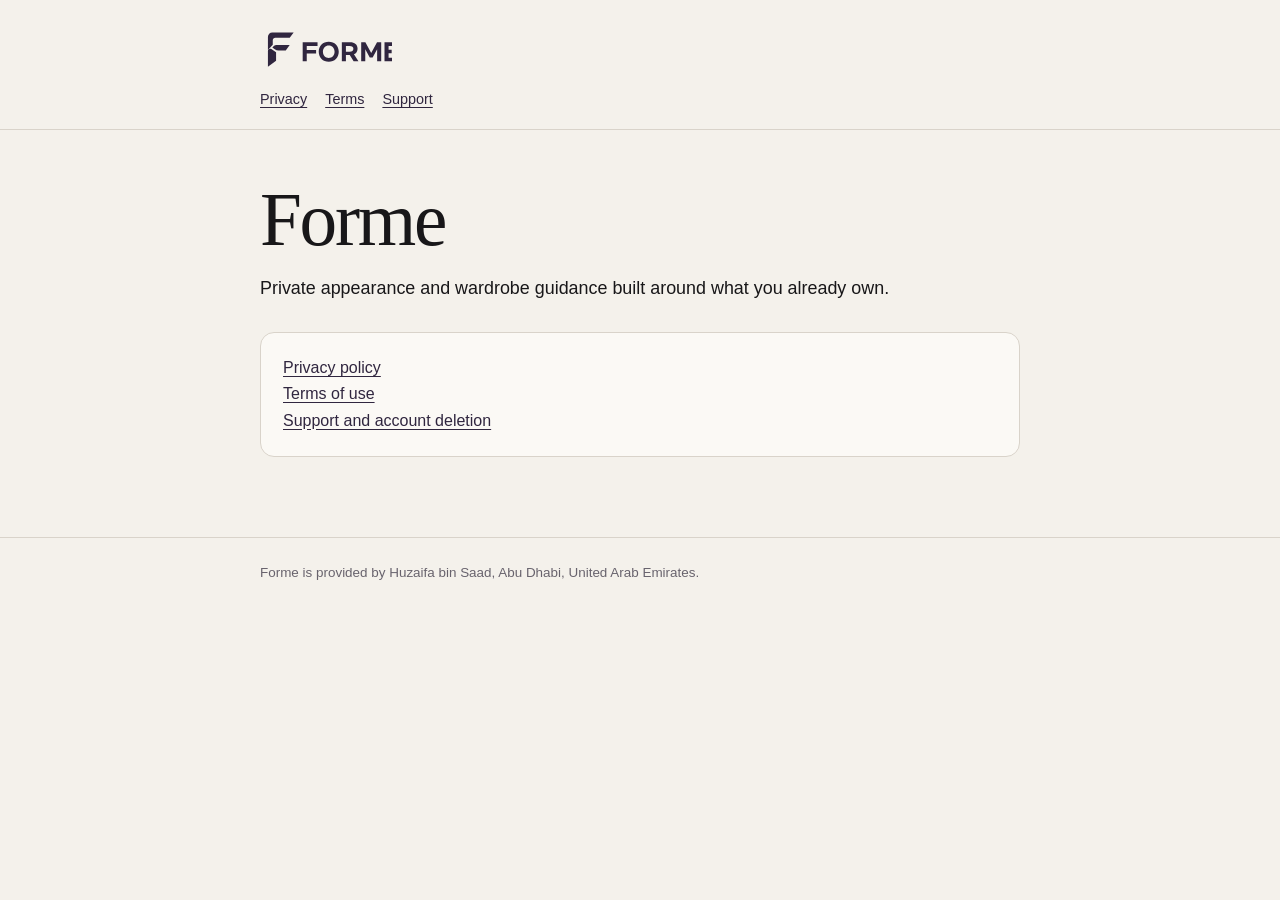
<file: index.html>
<!doctype html>
<html lang="en"><head><meta charset="utf-8"><meta name="viewport" content="width=device-width,initial-scale=1"><title>Forme</title><meta name="description" content="Forme privacy, terms and support."><link rel="stylesheet" href="styles.css"></head>
<body><header><div class="shell"><img src="logo-lockup.svg" alt="Forme"><nav><a href="privacy/">Privacy</a><a href="terms/">Terms</a><a href="support/">Support</a></nav></div></header><main class="shell"><h1>Forme</h1><p class="lead">Private appearance and wardrobe guidance built around what you already own.</p><div class="card"><a href="privacy/">Privacy policy</a><br><a href="terms/">Terms of use</a><br><a href="support/">Support and account deletion</a></div></main><footer><div class="shell">Forme is provided by Huzaifa bin Saad, Abu Dhabi, United Arab Emirates.</div></footer></body></html>
</file>
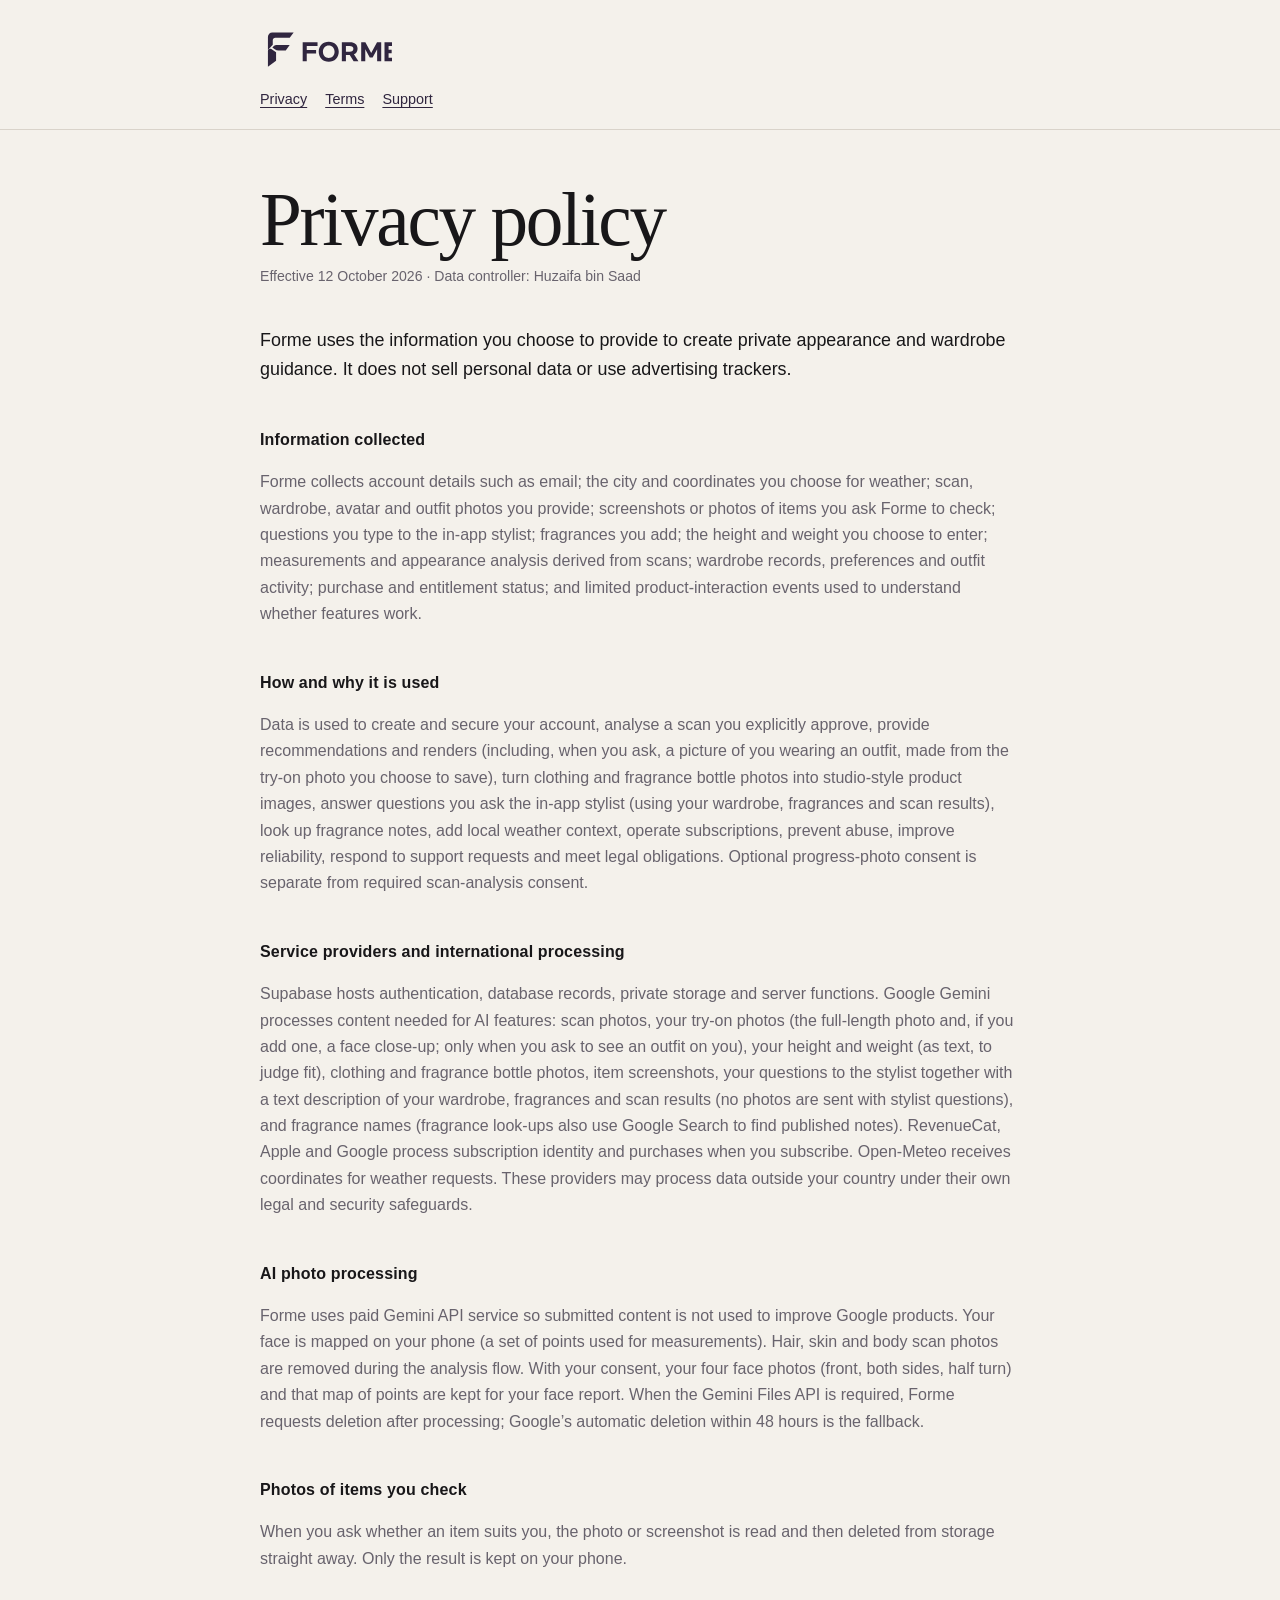
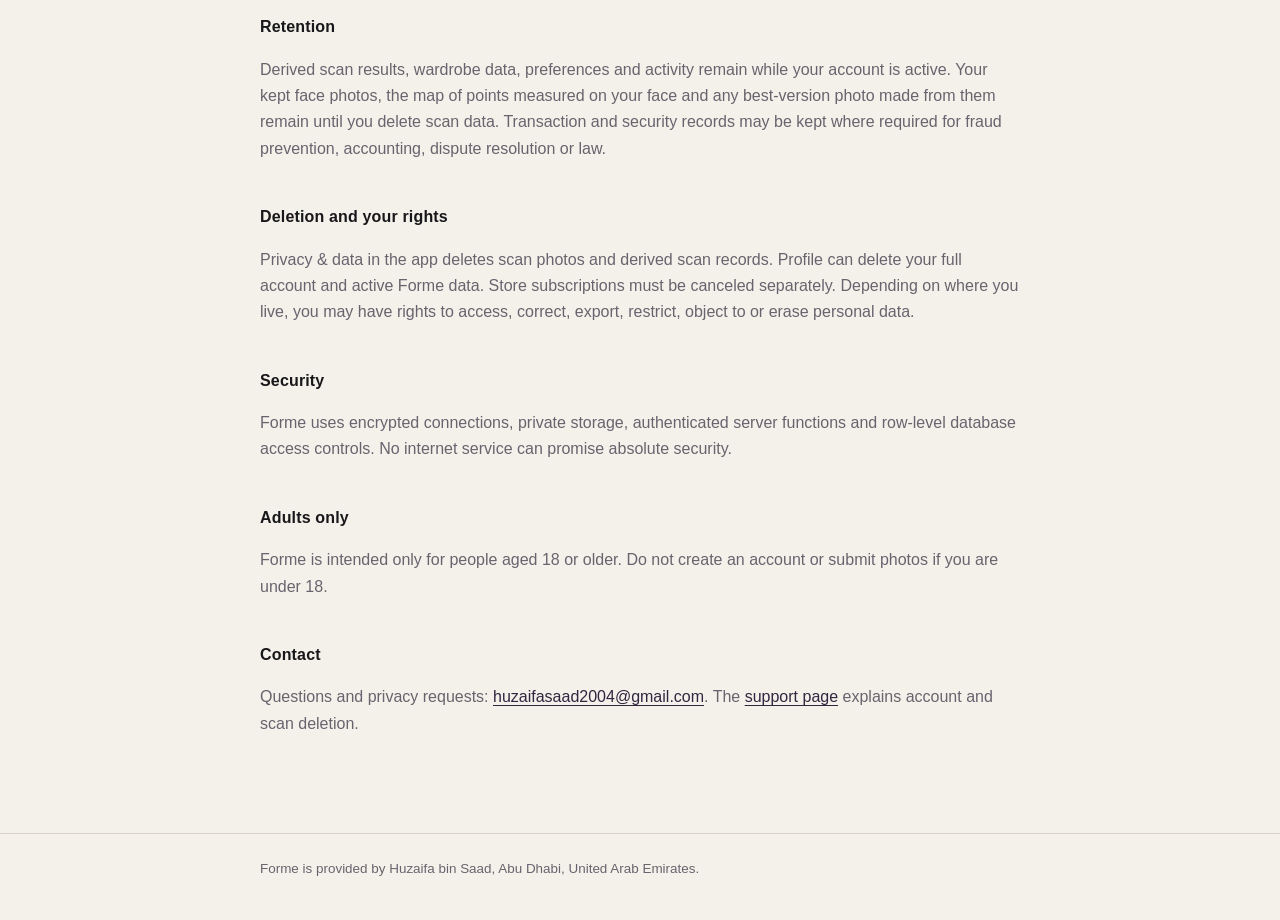
<file: privacy/index.html>
<!doctype html>
<html lang="en"><head><meta charset="utf-8"><meta name="viewport" content="width=device-width,initial-scale=1"><title>Privacy Policy — Forme</title><meta name="description" content="How Forme collects, uses, retains and deletes personal data."><link rel="stylesheet" href="../styles.css"></head>
<body><header><div class="shell"><img src="../logo-lockup.svg" alt="Forme"><nav><a href="../privacy/">Privacy</a><a href="../terms/">Terms</a><a href="../support/">Support</a></nav></div></header>
<main class="shell"><h1>Privacy policy</h1><p class="meta">Effective 12 October 2026 · Data controller: Huzaifa bin Saad</p>
<p class="lead">Forme uses the information you choose to provide to create private appearance and wardrobe guidance. It does not sell personal data or use advertising trackers.</p>
<h2>Information collected</h2><p>Forme collects account details such as email; the city and coordinates you choose for weather; scan, wardrobe, avatar and outfit photos you provide; screenshots or photos of items you ask Forme to check; questions you type to the in-app stylist; fragrances you add; the height and weight you choose to enter; measurements and appearance analysis derived from scans; wardrobe records, preferences and outfit activity; purchase and entitlement status; and limited product-interaction events used to understand whether features work.</p>
<h2>How and why it is used</h2><p>Data is used to create and secure your account, analyse a scan you explicitly approve, provide recommendations and renders (including, when you ask, a picture of you wearing an outfit, made from the try-on photo you choose to save), turn clothing and fragrance bottle photos into studio-style product images, answer questions you ask the in-app stylist (using your wardrobe, fragrances and scan results), look up fragrance notes, add local weather context, operate subscriptions, prevent abuse, improve reliability, respond to support requests and meet legal obligations. Optional progress-photo consent is separate from required scan-analysis consent.</p>
<h2>Service providers and international processing</h2><p>Supabase hosts authentication, database records, private storage and server functions. Google Gemini processes content needed for AI features: scan photos, your try-on photos (the full-length photo and, if you add one, a face close-up; only when you ask to see an outfit on you), your height and weight (as text, to judge fit), clothing and fragrance bottle photos, item screenshots, your questions to the stylist together with a text description of your wardrobe, fragrances and scan results (no photos are sent with stylist questions), and fragrance names (fragrance look-ups also use Google Search to find published notes). RevenueCat, Apple and Google process subscription identity and purchases when you subscribe. Open-Meteo receives coordinates for weather requests. These providers may process data outside your country under their own legal and security safeguards.</p>
<h2>AI photo processing</h2><p>Forme uses paid Gemini API service so submitted content is not used to improve Google products. Your face is mapped on your phone (a set of points used for measurements). Hair, skin and body scan photos are removed during the analysis flow. With your consent, your four face photos (front, both sides, half turn) and that map of points are kept for your face report. When the Gemini Files API is required, Forme requests deletion after processing; Google’s automatic deletion within 48 hours is the fallback.</p>
<h2>Photos of items you check</h2><p>When you ask whether an item suits you, the photo or screenshot is read and then deleted from storage straight away. Only the result is kept on your phone.</p>
<h2>Retention</h2><p>Derived scan results, wardrobe data, preferences and activity remain while your account is active. Your kept face photos, the map of points measured on your face and any best-version photo made from them remain until you delete scan data. Transaction and security records may be kept where required for fraud prevention, accounting, dispute resolution or law.</p>
<h2>Deletion and your rights</h2><p>Privacy &amp; data in the app deletes scan photos and derived scan records. Profile can delete your full account and active Forme data. Store subscriptions must be canceled separately. Depending on where you live, you may have rights to access, correct, export, restrict, object to or erase personal data.</p>
<h2>Security</h2><p>Forme uses encrypted connections, private storage, authenticated server functions and row-level database access controls. No internet service can promise absolute security.</p>
<h2>Adults only</h2><p>Forme is intended only for people aged 18 or older. Do not create an account or submit photos if you are under 18.</p>
<h2>Contact</h2><p>Questions and privacy requests: <a href="mailto:huzaifasaad2004@gmail.com">huzaifasaad2004@gmail.com</a>. The <a href="../support/">support page</a> explains account and scan deletion.</p>
</main><footer><div class="shell">Forme is provided by Huzaifa bin Saad, Abu Dhabi, United Arab Emirates.</div></footer></body></html>
</file>
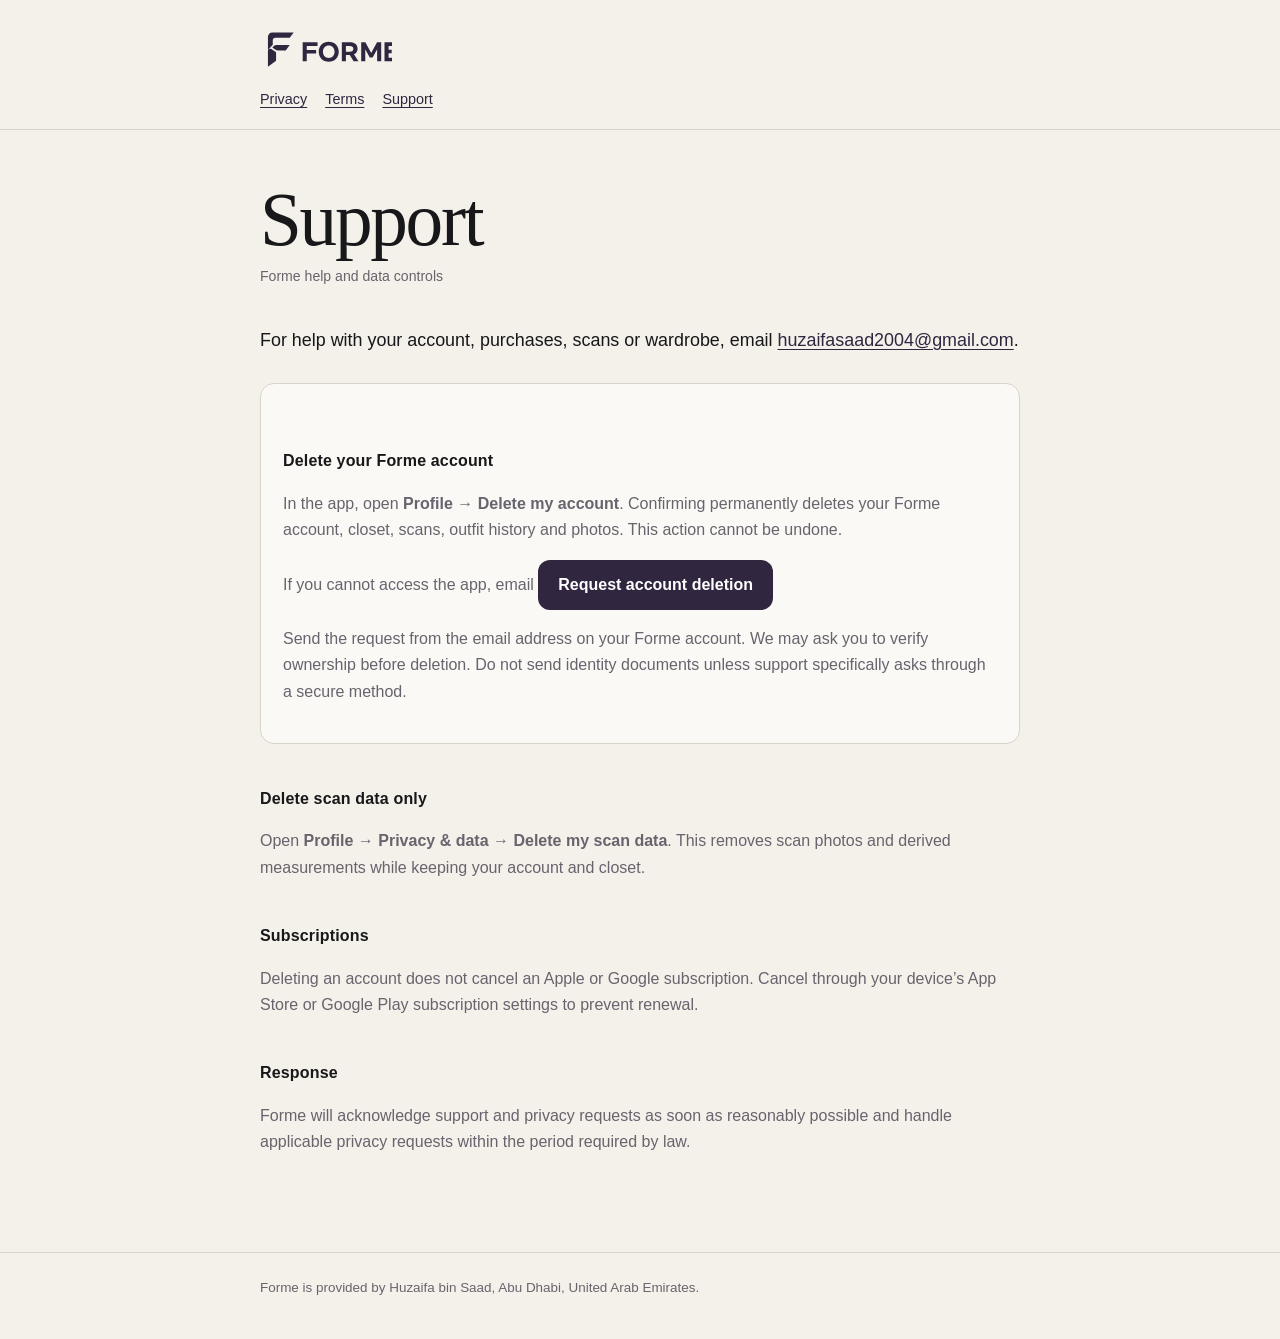
<file: support/index.html>
<!doctype html>
<html lang="en"><head><meta charset="utf-8"><meta name="viewport" content="width=device-width,initial-scale=1"><title>Support and Account Deletion — Forme</title><meta name="description" content="Get Forme support or request account and data deletion."><link rel="stylesheet" href="../styles.css"></head>
<body><header><div class="shell"><img src="../logo-lockup.svg" alt="Forme"><nav><a href="../privacy/">Privacy</a><a href="../terms/">Terms</a><a href="../support/">Support</a></nav></div></header>
<main class="shell"><h1>Support</h1><p class="meta">Forme help and data controls</p>
<p class="lead">For help with your account, purchases, scans or wardrobe, email <a href="mailto:huzaifasaad2004@gmail.com">huzaifasaad2004@gmail.com</a>.</p>
<div class="card"><h2>Delete your Forme account</h2><p>In the app, open <strong>Profile → Delete my account</strong>. Confirming permanently deletes your Forme account, closet, scans, outfit history and photos. This action cannot be undone.</p><p>If you cannot access the app, email <a class="button" href="mailto:huzaifasaad2004@gmail.com?subject=Forme%20account%20deletion%20request">Request account deletion</a></p><p>Send the request from the email address on your Forme account. We may ask you to verify ownership before deletion. Do not send identity documents unless support specifically asks through a secure method.</p></div>
<h2>Delete scan data only</h2><p>Open <strong>Profile → Privacy &amp; data → Delete my scan data</strong>. This removes scan photos and derived measurements while keeping your account and closet.</p>
<h2>Subscriptions</h2><p>Deleting an account does not cancel an Apple or Google subscription. Cancel through your device’s App Store or Google Play subscription settings to prevent renewal.</p>
<h2>Response</h2><p>Forme will acknowledge support and privacy requests as soon as reasonably possible and handle applicable privacy requests within the period required by law.</p>
</main><footer><div class="shell">Forme is provided by Huzaifa bin Saad, Abu Dhabi, United Arab Emirates.</div></footer></body></html>
</file>
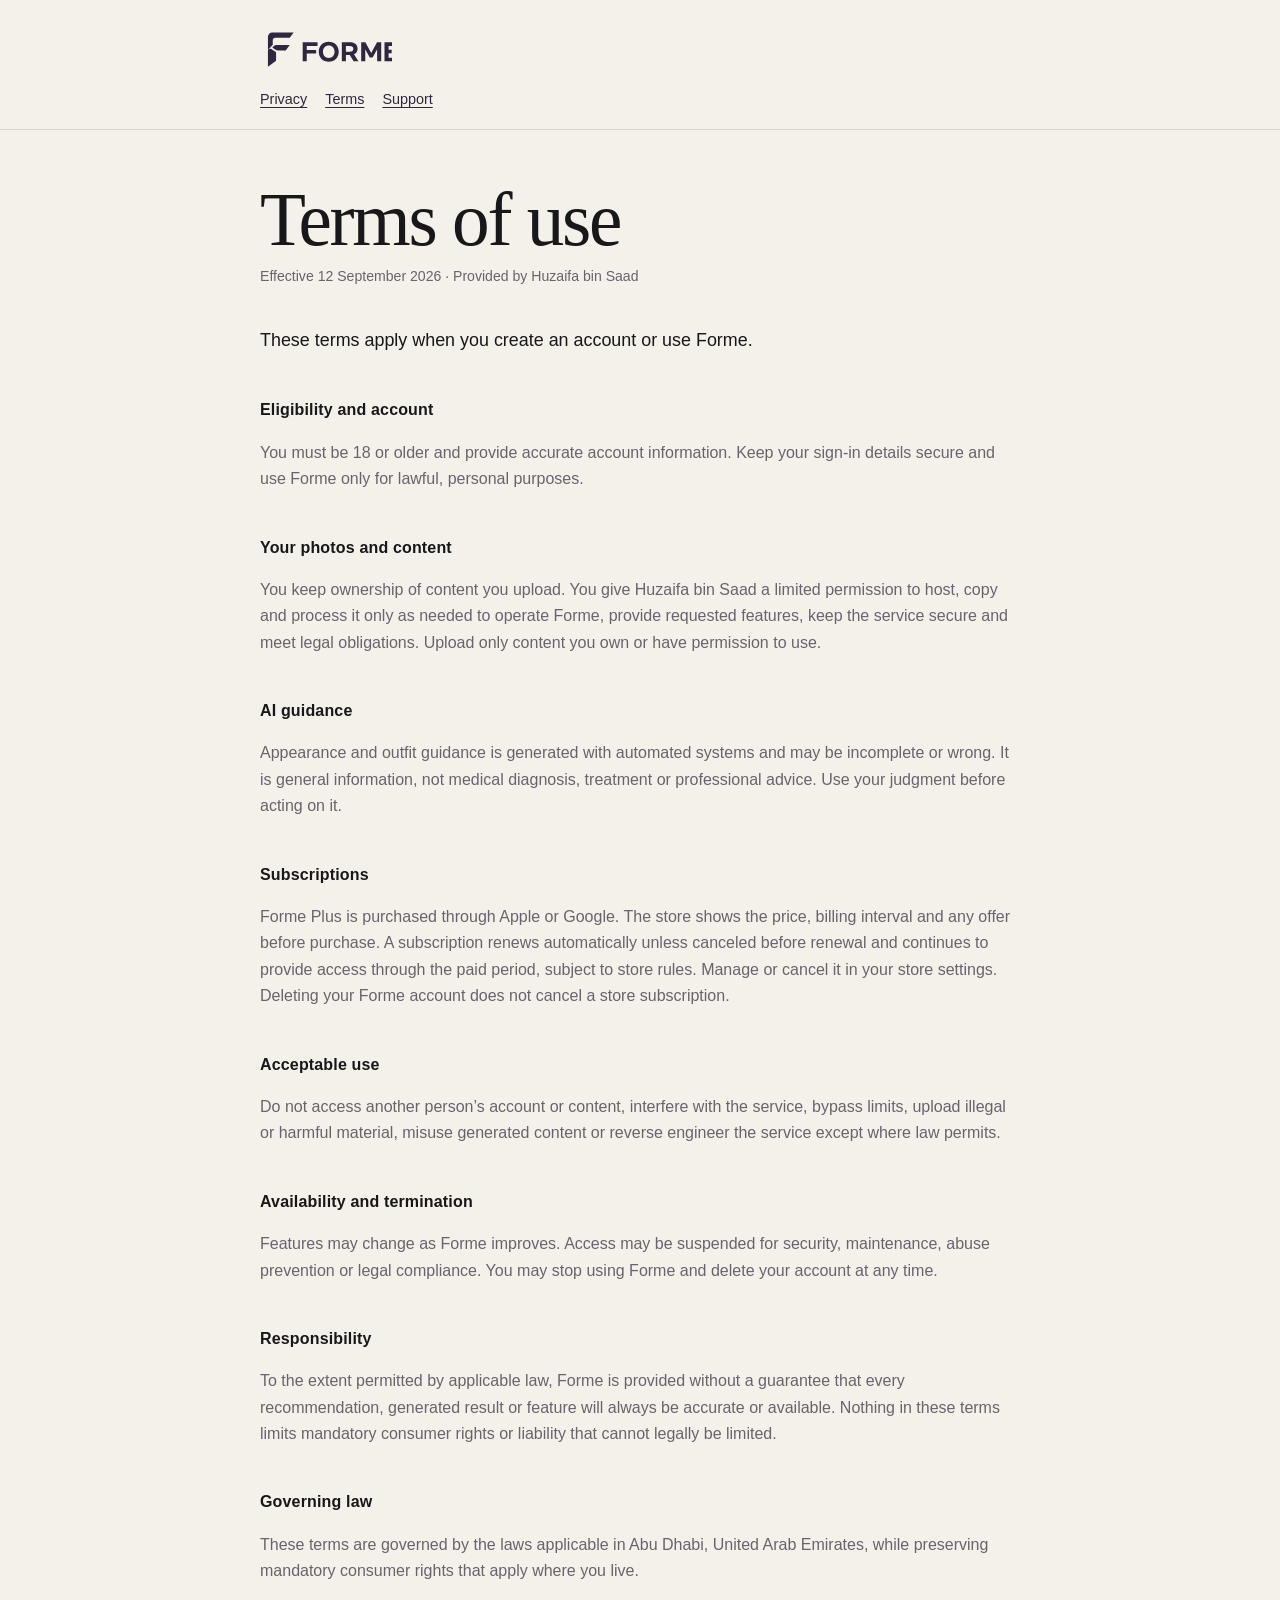
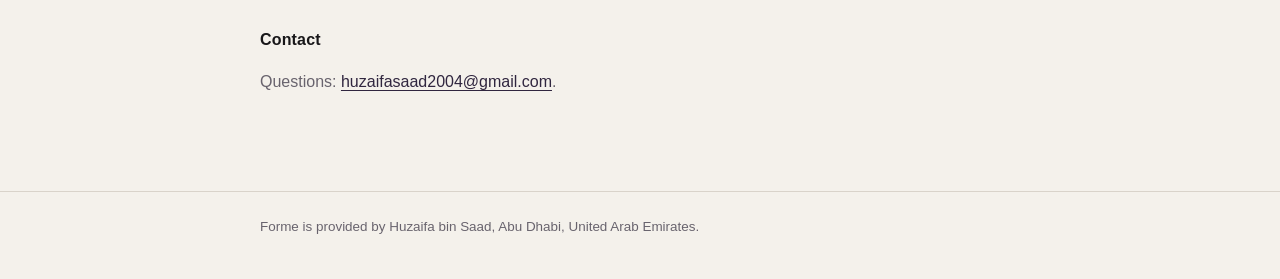
<file: terms/index.html>
<!doctype html>
<html lang="en"><head><meta charset="utf-8"><meta name="viewport" content="width=device-width,initial-scale=1"><title>Terms of Use — Forme</title><meta name="description" content="Terms governing use of the Forme app."><link rel="stylesheet" href="../styles.css"></head>
<body><header><div class="shell"><img src="../logo-lockup.svg" alt="Forme"><nav><a href="../privacy/">Privacy</a><a href="../terms/">Terms</a><a href="../support/">Support</a></nav></div></header>
<main class="shell"><h1>Terms of use</h1><p class="meta">Effective 12 September 2026 · Provided by Huzaifa bin Saad</p>
<p class="lead">These terms apply when you create an account or use Forme.</p>
<h2>Eligibility and account</h2><p>You must be 18 or older and provide accurate account information. Keep your sign-in details secure and use Forme only for lawful, personal purposes.</p>
<h2>Your photos and content</h2><p>You keep ownership of content you upload. You give Huzaifa bin Saad a limited permission to host, copy and process it only as needed to operate Forme, provide requested features, keep the service secure and meet legal obligations. Upload only content you own or have permission to use.</p>
<h2>AI guidance</h2><p>Appearance and outfit guidance is generated with automated systems and may be incomplete or wrong. It is general information, not medical diagnosis, treatment or professional advice. Use your judgment before acting on it.</p>
<h2>Subscriptions</h2><p>Forme Plus is purchased through Apple or Google. The store shows the price, billing interval and any offer before purchase. A subscription renews automatically unless canceled before renewal and continues to provide access through the paid period, subject to store rules. Manage or cancel it in your store settings. Deleting your Forme account does not cancel a store subscription.</p>
<h2>Acceptable use</h2><p>Do not access another person’s account or content, interfere with the service, bypass limits, upload illegal or harmful material, misuse generated content or reverse engineer the service except where law permits.</p>
<h2>Availability and termination</h2><p>Features may change as Forme improves. Access may be suspended for security, maintenance, abuse prevention or legal compliance. You may stop using Forme and delete your account at any time.</p>
<h2>Responsibility</h2><p>To the extent permitted by applicable law, Forme is provided without a guarantee that every recommendation, generated result or feature will always be accurate or available. Nothing in these terms limits mandatory consumer rights or liability that cannot legally be limited.</p>
<h2>Governing law</h2><p>These terms are governed by the laws applicable in Abu Dhabi, United Arab Emirates, while preserving mandatory consumer rights that apply where you live.</p>
<h2>Contact</h2><p>Questions: <a href="mailto:huzaifasaad2004@gmail.com">huzaifasaad2004@gmail.com</a>.</p>
</main><footer><div class="shell">Forme is provided by Huzaifa bin Saad, Abu Dhabi, United Arab Emirates.</div></footer></body></html>
</file>
<file: styles.css>
:root {
  color-scheme: light;
  --paper: #f4f1eb;
  --ink: #181719;
  --muted: #68636d;
  --aubergine: #30263f;
  --rule: #d9d3ca;
  --raised: #fbf9f5;
}

* { box-sizing: border-box; }
body {
  margin: 0;
  background: var(--paper);
  color: var(--ink);
  font-family: Manrope, -apple-system, BlinkMacSystemFont, "Segoe UI", sans-serif;
  line-height: 1.65;
}
a { color: var(--aubergine); text-underline-offset: 3px; }
.shell { width: min(760px, calc(100% - 40px)); margin: 0 auto; }
header { padding: 30px 0 18px; border-bottom: 1px solid var(--rule); }
header img { display: block; width: 132px; height: auto; }
nav { display: flex; flex-wrap: wrap; gap: 18px; margin-top: 18px; font-size: 0.9rem; }
main { padding: 54px 0 80px; }
h1 { margin: 0 0 8px; font-family: "Instrument Serif", Georgia, serif; font-size: clamp(2.5rem, 8vw, 4.7rem); line-height: 0.96; font-weight: 400; letter-spacing: -0.03em; }
h2 { margin: 42px 0 8px; font-size: 1rem; letter-spacing: 0.01em; }
p, li { color: var(--muted); }
.meta { margin: 0 0 38px; font-size: 0.88rem; }
.lead { color: var(--ink); font-size: 1.12rem; }
.card { margin-top: 28px; padding: 22px; background: var(--raised); border: 1px solid var(--rule); border-radius: 14px; }
.button { display: inline-block; min-height: 48px; padding: 12px 20px; border-radius: 12px; background: var(--aubergine); color: white; text-decoration: none; font-weight: 700; }
footer { padding: 24px 0 40px; border-top: 1px solid var(--rule); color: var(--muted); font-size: 0.84rem; }
@media (max-width: 480px) { main { padding-top: 38px; } .shell { width: min(100% - 30px, 760px); } }
</file>
